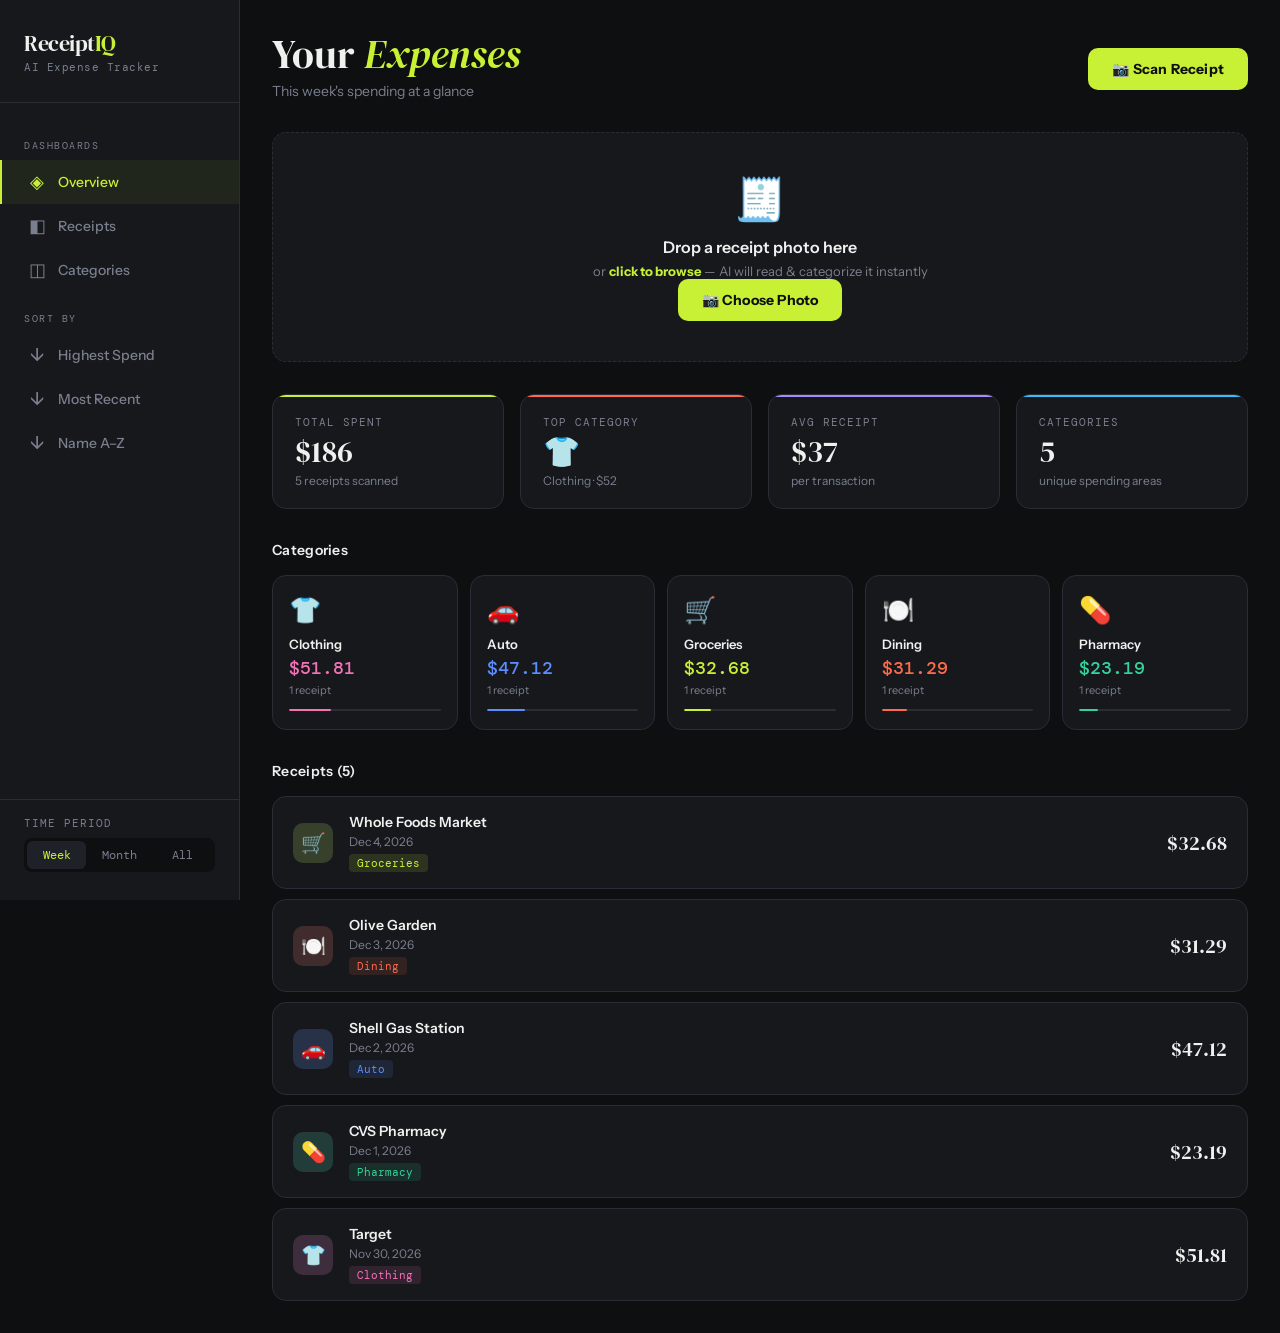
<file: receipt_tracker_app.html>
<!DOCTYPE html>
<html lang="en">
<head>
<meta charset="UTF-8" />
<meta name="viewport" content="width=device-width, initial-scale=1.0" />
<title>ReceiptIQ</title>
<link href="https://fonts.googleapis.com/css2?family=DM+Serif+Display:ital@0;1&family=DM+Mono:wght@400;500&family=Instrument+Sans:wght@400;500;600;700&display=swap" rel="stylesheet" />
<style>
  *, *::before, *::after { box-sizing: border-box; margin: 0; padding: 0; }

  :root {
    --bg: #0e0f11;
    --surface: #16181c;
    --surface2: #1e2128;
    --border: #2a2d35;
    --accent: #c8f135;
    --accent2: #ff6b4a;
    --accent3: #5b8dff;
    --text: #f0f0ee;
    --muted: #7a7f8e;
    --radius: 14px;
    --font-display: 'DM Serif Display', serif;
    --font-body: 'Instrument Sans', sans-serif;
    --font-mono: 'DM Mono', monospace;
  }

  body {
    background: var(--bg);
    color: var(--text);
    font-family: var(--font-body);
    min-height: 100vh;
    overflow-x: hidden;
  }

  /* ── LAYOUT ── */
  .app { display: flex; min-height: 100vh; }

  .sidebar {
    width: 240px;
    flex-shrink: 0;
    background: var(--surface);
    border-right: 1px solid var(--border);
    display: flex;
    flex-direction: column;
    padding: 28px 0;
    position: fixed;
    height: 100vh;
    overflow-y: auto;
    z-index: 50;
    transition: transform .3s ease;
  }

  .main { margin-left: 240px; flex: 1; padding: 32px; max-width: 1200px; }

  /* ── SIDEBAR ── */
  .logo { padding: 0 24px 28px; border-bottom: 1px solid var(--border); margin-bottom: 16px; }
  .logo-mark { font-family: var(--font-display); font-size: 22px; letter-spacing: -.5px; }
  .logo-mark span { color: var(--accent); }
  .logo-sub { font-size: 11px; color: var(--muted); font-family: var(--font-mono); margin-top: 2px; letter-spacing: .5px; }

  .nav-item {
    display: flex; align-items: center; gap: 10px;
    padding: 11px 24px; cursor: pointer; font-size: 14px; font-weight: 500;
    color: var(--muted); transition: all .2s; border-left: 2px solid transparent;
  }
  .nav-item:hover { color: var(--text); background: var(--surface2); }
  .nav-item.active { color: var(--accent); border-left-color: var(--accent); background: rgba(200,241,53,.06); }
  .nav-icon { font-size: 18px; width: 22px; text-align: center; }

  .nav-section { padding: 20px 24px 8px; font-size: 10px; font-family: var(--font-mono); color: var(--muted); letter-spacing: 1.5px; text-transform: uppercase; }

  .sidebar-footer { margin-top: auto; padding: 16px 24px 0; border-top: 1px solid var(--border); }
  .period-toggle { display: flex; gap: 4px; background: var(--bg); border-radius: 8px; padding: 3px; }
  .period-btn { flex: 1; padding: 6px; text-align: center; font-size: 12px; font-family: var(--font-mono); cursor: pointer; border-radius: 6px; transition: all .2s; color: var(--muted); }
  .period-btn.active { background: var(--surface2); color: var(--accent); }

  /* ── HEADER ── */
  .page-header { display: flex; justify-content: space-between; align-items: flex-start; margin-bottom: 32px; gap: 16px; flex-wrap: wrap; }
  .page-title { font-family: var(--font-display); font-size: clamp(28px, 4vw, 40px); line-height: 1.1; }
  .page-title em { font-style: italic; color: var(--accent); }
  .page-sub { color: var(--muted); font-size: 14px; margin-top: 6px; }

  /* ── UPLOAD AREA ── */
  .upload-card {
    border: 1.5px dashed var(--border); border-radius: var(--radius);
    background: var(--surface); padding: 40px 24px; text-align: center;
    cursor: pointer; transition: all .3s; position: relative; overflow: hidden;
    margin-bottom: 32px;
  }
  .upload-card::before {
    content: ''; position: absolute; inset: 0;
    background: radial-gradient(ellipse at 50% 0%, rgba(200,241,53,.06) 0%, transparent 70%);
    opacity: 0; transition: opacity .3s;
  }
  .upload-card:hover { border-color: var(--accent); }
  .upload-card:hover::before { opacity: 1; }
  .upload-card.dragging { border-color: var(--accent); background: rgba(200,241,53,.05); }

  .upload-icon { font-size: 42px; margin-bottom: 12px; }
  .upload-title { font-size: 16px; font-weight: 600; margin-bottom: 6px; }
  .upload-sub { font-size: 13px; color: var(--muted); }
  .upload-sub strong { color: var(--accent); }

  .upload-input { display: none; }

  .scan-btn {
    display: inline-flex; align-items: center; gap: 8px;
    background: var(--accent); color: #0e0f11; border: none; border-radius: 10px;
    padding: 12px 24px; font-size: 14px; font-weight: 700; cursor: pointer;
    font-family: var(--font-body); margin-top: 16px; transition: all .2s;
    letter-spacing: .2px;
  }
  .scan-btn:hover { transform: translateY(-1px); box-shadow: 0 8px 24px rgba(200,241,53,.25); }
  .scan-btn:disabled { opacity: .4; cursor: not-allowed; transform: none; box-shadow: none; }

  /* ── STATS ROW ── */
  .stats-grid { display: grid; grid-template-columns: repeat(auto-fit, minmax(180px, 1fr)); gap: 16px; margin-bottom: 32px; }

  .stat-card { background: var(--surface); border: 1px solid var(--border); border-radius: var(--radius); padding: 20px 22px; position: relative; overflow: hidden; }
  .stat-card::after { content: ''; position: absolute; top: 0; left: 0; right: 0; height: 2px; background: var(--accent-bar, var(--accent)); border-radius: 2px 2px 0 0; }
  .stat-label { font-size: 11px; font-family: var(--font-mono); color: var(--muted); letter-spacing: 1px; text-transform: uppercase; margin-bottom: 8px; }
  .stat-value { font-family: var(--font-display); font-size: 30px; line-height: 1; }
  .stat-sub { font-size: 12px; color: var(--muted); margin-top: 6px; }

  /* ── SECTION ── */
  .section-header { display: flex; justify-content: space-between; align-items: center; margin-bottom: 16px; }
  .section-title { font-size: 14px; font-weight: 600; letter-spacing: .3px; }
  .section-actions { display: flex; gap: 8px; }

  .chip {
    padding: 5px 12px; border-radius: 20px; font-size: 12px; font-family: var(--font-mono);
    cursor: pointer; border: 1px solid var(--border); color: var(--muted); background: var(--surface);
    transition: all .2s;
  }
  .chip:hover, .chip.active { border-color: var(--accent); color: var(--accent); background: rgba(200,241,53,.08); }

  /* ── CATEGORIES GRID ── */
  .categories-grid { display: grid; grid-template-columns: repeat(auto-fill, minmax(160px, 1fr)); gap: 12px; margin-bottom: 32px; }

  .cat-card {
    background: var(--surface); border: 1px solid var(--border); border-radius: var(--radius);
    padding: 18px 16px; cursor: pointer; transition: all .2s; position: relative;
  }
  .cat-card:hover { border-color: var(--border2, #3a3d45); transform: translateY(-2px); }
  .cat-card.selected { border-color: var(--cat-color); background: color-mix(in srgb, var(--cat-color) 8%, var(--surface)); }
  .cat-emoji { font-size: 26px; margin-bottom: 10px; }
  .cat-name { font-size: 13px; font-weight: 600; margin-bottom: 4px; }
  .cat-amount { font-family: var(--font-mono); font-size: 18px; font-weight: 500; }
  .cat-count { font-size: 11px; color: var(--muted); margin-top: 3px; }
  .cat-bar { height: 2px; border-radius: 2px; margin-top: 12px; background: var(--border); overflow: hidden; }
  .cat-bar-fill { height: 100%; border-radius: 2px; transition: width .6s ease; }

  /* ── RECEIPTS LIST ── */
  .receipts-list { display: flex; flex-direction: column; gap: 10px; }

  .receipt-card {
    background: var(--surface); border: 1px solid var(--border); border-radius: var(--radius);
    padding: 16px 20px; display: flex; align-items: center; gap: 16px;
    cursor: pointer; transition: all .2s;
  }
  .receipt-card:hover { border-color: #3a3d45; background: var(--surface2); }
  .receipt-icon { width: 40px; height: 40px; border-radius: 10px; display: flex; align-items: center; justify-content: center; font-size: 20px; flex-shrink: 0; }
  .receipt-info { flex: 1; min-width: 0; }
  .receipt-name { font-size: 14px; font-weight: 600; white-space: nowrap; overflow: hidden; text-overflow: ellipsis; }
  .receipt-meta { font-size: 12px; color: var(--muted); margin-top: 3px; }
  .receipt-cat { display: inline-block; padding: 2px 8px; border-radius: 4px; font-size: 11px; font-family: var(--font-mono); margin-top: 5px; }
  .receipt-amount { font-family: var(--font-display); font-size: 20px; text-align: right; }
  .receipt-date { font-size: 11px; color: var(--muted); font-family: var(--font-mono); }

  /* ── MODAL ── */
  .modal-overlay {
    position: fixed; inset: 0; background: rgba(0,0,0,.7); backdrop-filter: blur(8px);
    display: flex; align-items: center; justify-content: center; z-index: 100; padding: 20px;
    opacity: 0; pointer-events: none; transition: opacity .3s;
  }
  .modal-overlay.open { opacity: 1; pointer-events: all; }
  .modal {
    background: var(--surface); border: 1px solid var(--border); border-radius: 20px;
    width: 100%; max-width: 520px; max-height: 85vh; overflow-y: auto;
    transform: translateY(20px); transition: transform .3s;
  }
  .modal-overlay.open .modal { transform: translateY(0); }
  .modal-header { padding: 24px 28px 0; display: flex; justify-content: space-between; align-items: center; }
  .modal-title { font-family: var(--font-display); font-size: 22px; }
  .modal-close { width: 32px; height: 32px; border-radius: 8px; border: 1px solid var(--border); background: none; color: var(--muted); cursor: pointer; font-size: 18px; display: flex; align-items: center; justify-content: center; transition: all .2s; }
  .modal-close:hover { color: var(--text); border-color: #3a3d45; }
  .modal-body { padding: 20px 28px 28px; }

  .item-row { display: flex; justify-content: space-between; align-items: center; padding: 10px 0; border-bottom: 1px solid var(--border); font-size: 14px; }
  .item-row:last-child { border-bottom: none; }
  .item-name { color: var(--text); }
  .item-price { font-family: var(--font-mono); color: var(--accent); }

  .modal-total { display: flex; justify-content: space-between; align-items: center; padding: 16px 0 0; margin-top: 8px; border-top: 2px solid var(--accent); }
  .modal-total-label { font-weight: 700; font-size: 15px; }
  .modal-total-val { font-family: var(--font-display); font-size: 28px; color: var(--accent); }

  /* ── LOADING ── */
  .loading-state { text-align: center; padding: 40px 20px; }
  .spinner { width: 40px; height: 40px; border: 2px solid var(--border); border-top-color: var(--accent); border-radius: 50%; animation: spin .8s linear infinite; margin: 0 auto 16px; }
  @keyframes spin { to { transform: rotate(360deg); } }
  .loading-text { color: var(--muted); font-size: 14px; }
  .loading-text strong { color: var(--accent); display: block; font-size: 16px; margin-bottom: 6px; }

  /* ── EMPTY ── */
  .empty-state { text-align: center; padding: 60px 20px; color: var(--muted); }
  .empty-icon { font-size: 48px; margin-bottom: 16px; opacity: .5; }
  .empty-text { font-size: 15px; }

  /* ── HAMBURGER ── */
  .hamburger { display: none; position: fixed; top: 16px; left: 16px; z-index: 200; background: var(--surface); border: 1px solid var(--border); border-radius: 10px; width: 40px; height: 40px; align-items: center; justify-content: center; cursor: pointer; flex-direction: column; gap: 5px; padding: 0; }
  .hamburger span { display: block; width: 18px; height: 2px; background: var(--text); border-radius: 2px; transition: all .3s; }

  .sidebar-backdrop { display: none; position: fixed; inset: 0; background: rgba(0,0,0,.5); z-index: 40; }

  /* ── PREVIEW IMAGE ── */
  .preview-img { width: 100%; border-radius: 10px; margin-bottom: 16px; max-height: 280px; object-fit: cover; }

  /* ── TOAST ── */
  .toast { position: fixed; bottom: 24px; right: 24px; background: var(--surface2); border: 1px solid var(--accent); border-radius: 12px; padding: 14px 20px; font-size: 14px; z-index: 300; transform: translateY(80px); opacity: 0; transition: all .3s; max-width: 320px; }
  .toast.show { transform: translateY(0); opacity: 1; }
  .toast-title { font-weight: 600; color: var(--accent); margin-bottom: 3px; }

  /* ── RESPONSIVE ── */
  @media (max-width: 768px) {
    .sidebar { transform: translateX(-100%); }
    .sidebar.open { transform: translateX(0); }
    .sidebar-backdrop { display: block; opacity: 0; pointer-events: none; transition: opacity .3s; }
    .sidebar-backdrop.open { opacity: 1; pointer-events: all; }
    .hamburger { display: flex; }
    .main { margin-left: 0; padding: 72px 16px 24px; }
    .categories-grid { grid-template-columns: repeat(2, 1fr); }
    .stats-grid { grid-template-columns: repeat(2, 1fr); }
    .receipt-card { flex-wrap: wrap; }
    .receipt-amount { width: 100%; text-align: left; }
    .modal { max-width: 100%; border-radius: 16px; }
  }

  @media (max-width: 400px) {
    .stats-grid { grid-template-columns: 1fr; }
    .categories-grid { grid-template-columns: 1fr; }
  }
</style>
</head>
<body>
<div class="app">
  <!-- Sidebar -->
  <button class="hamburger" id="hamburger" onclick="toggleSidebar()">
    <span></span><span></span><span></span>
  </button>
  <div class="sidebar-backdrop" id="backdrop" onclick="toggleSidebar()"></div>

  <aside class="sidebar" id="sidebar">
    <div class="logo">
      <div class="logo-mark">Receipt<span>IQ</span></div>
      <div class="logo-sub">AI Expense Tracker</div>
    </div>

    <div class="nav-section">Dashboards</div>
    <div class="nav-item active" onclick="setView('dashboard')"><span class="nav-icon">◈</span> Overview</div>
    <div class="nav-item" onclick="setView('receipts')"><span class="nav-icon">◧</span> Receipts</div>
    <div class="nav-item" onclick="setView('categories')"><span class="nav-icon">◫</span> Categories</div>

    <div class="nav-section">Sort By</div>
    <div class="nav-item" id="sort-amount" onclick="setSortBy('amount')"><span class="nav-icon">↓</span> Highest Spend</div>
    <div class="nav-item" id="sort-date" onclick="setSortBy('date')"><span class="nav-icon">↓</span> Most Recent</div>
    <div class="nav-item" id="sort-name" onclick="setSortBy('name')"><span class="nav-icon">↓</span> Name A–Z</div>

    <div class="sidebar-footer">
      <div style="font-size:11px;color:var(--muted);font-family:var(--font-mono);margin-bottom:8px;letter-spacing:1px;">TIME PERIOD</div>
      <div class="period-toggle">
        <div class="period-btn active" onclick="setPeriod('week', this)">Week</div>
        <div class="period-btn" onclick="setPeriod('month', this)">Month</div>
        <div class="period-btn" onclick="setPeriod('all', this)">All</div>
      </div>
    </div>
  </aside>

  <!-- Main -->
  <main class="main" id="main-content">
    <div class="page-header">
      <div>
        <div class="page-title">Your <em>Expenses</em></div>
        <div class="page-sub" id="period-label">This week's spending at a glance</div>
      </div>
      <label for="file-input" style="cursor:pointer;">
        <div class="scan-btn">📷 Scan Receipt</div>
      </label>
    </div>

    <!-- Upload area -->
    <div class="upload-card" id="drop-zone">
      <input type="file" id="file-input" class="upload-input" accept="image/*" onchange="handleFile(event)" />
      <div class="upload-icon">🧾</div>
      <div class="upload-title">Drop a receipt photo here</div>
      <div class="upload-sub">or <strong>click to browse</strong> — AI will read & categorize it instantly</div>
      <label for="file-input"><div class="scan-btn" style="margin:0 auto;">📷 Choose Photo</div></label>
    </div>

    <!-- Stats -->
    <div class="stats-grid" id="stats-grid"></div>

    <!-- Category + receipts section (toggled by view) -->
    <div id="content-area"></div>
  </main>
</div>

<!-- Receipt detail modal -->
<div class="modal-overlay" id="modal" onclick="closeModal(event)">
  <div class="modal">
    <div class="modal-header">
      <div class="modal-title" id="modal-title">Receipt Detail</div>
      <button class="modal-close" onclick="closeModal()">✕</button>
    </div>
    <div class="modal-body" id="modal-body"></div>
  </div>
</div>

<!-- Toast -->
<div class="toast" id="toast">
  <div class="toast-title" id="toast-title"></div>
  <div id="toast-body"></div>
</div>

<script>
// ── STATE ──
const CATS = {
  Groceries:   { emoji: '🛒', color: '#c8f135' },
  Dining:      { emoji: '🍽️', color: '#ff6b4a' },
  Auto:        { emoji: '🚗', color: '#5b8dff' },
  Furniture:   { emoji: '🛋️', color: '#f5a623' },
  Electronics: { emoji: '💻', color: '#a78bfa' },
  Pharmacy:    { emoji: '💊', color: '#34d399' },
  Clothing:    { emoji: '👕', color: '#f472b6' },
  Entertainment:{ emoji: '🎬', color: '#fb7185' },
  Travel:      { emoji: '✈️', color: '#38bdf8' },
  Utilities:   { emoji: '⚡', color: '#fbbf24' },
  Other:       { emoji: '📦', color: '#94a3b8' },
};

let receipts = JSON.parse(localStorage.getItem('receipts_iq') || '[]');
let currentView = 'dashboard';
let sortBy = 'date';
let period = 'week';
let selectedCats = [];

function save() { localStorage.setItem('receipts_iq', JSON.stringify(receipts)); }

function toggleSidebar() {
  document.getElementById('sidebar').classList.toggle('open');
  document.getElementById('backdrop').classList.toggle('open');
}

function setView(v) {
  currentView = v;
  document.querySelectorAll('.nav-item').forEach(el => el.classList.remove('active'));
  event?.target?.closest('.nav-item')?.classList.add('active');
  render();
}

function setSortBy(s) {
  sortBy = s;
  document.querySelectorAll('[id^="sort-"]').forEach(el => el.classList.remove('active'));
  document.getElementById('sort-' + s)?.classList.add('active');
  render();
}

function setPeriod(p, el) {
  period = p;
  document.querySelectorAll('.period-btn').forEach(b => b.classList.remove('active'));
  el.classList.add('active');
  const labels = { week: "This week's spending", month: "This month's spending", all: "All-time spending" };
  document.getElementById('period-label').textContent = labels[p] + ' at a glance';
  render();
}

// ── FILTER BY PERIOD ──
function filteredReceipts() {
  const now = new Date();
  return receipts.filter(r => {
    if (period === 'all') return true;
    const d = new Date(r.date);
    if (period === 'week') {
      const start = new Date(now); start.setDate(now.getDate() - 7);
      return d >= start;
    }
    if (period === 'month') {
      return d.getMonth() === now.getMonth() && d.getFullYear() === now.getFullYear();
    }
    return true;
  });
}

// ── HANDLE FILE ──
async function handleFile(e) {
  const file = e.target.files[0];
  if (!file) return;
  e.target.value = '';

  const reader = new FileReader();
  reader.onload = async (ev) => {
    const base64 = ev.target.result.split(',')[1];
    const previewUrl = ev.target.result;
    await scanReceipt(base64, previewUrl, file.name);
  };
  reader.readAsDataURL(file);
}

// ── DROP ZONE ──
const dz = document.getElementById('drop-zone');
dz.addEventListener('dragover', e => { e.preventDefault(); dz.classList.add('dragging'); });
dz.addEventListener('dragleave', () => dz.classList.remove('dragging'));
dz.addEventListener('drop', e => {
  e.preventDefault(); dz.classList.remove('dragging');
  const file = e.dataTransfer.files[0];
  if (file && file.type.startsWith('image/')) {
    const reader = new FileReader();
    reader.onload = async (ev) => {
      await scanReceipt(ev.target.result.split(',')[1], ev.target.result, file.name);
    };
    reader.readAsDataURL(file);
  }
});

// ── AI SCAN ──
async function scanReceipt(base64, previewUrl, filename) {
  showLoading(true);

  try {
    const prompt = `You are a receipt parser. Analyze this receipt image carefully.

Return ONLY valid JSON in this exact format, no other text:
{
  "store": "Store or restaurant name",
  "category": "One of: Groceries, Dining, Auto, Furniture, Electronics, Pharmacy, Clothing, Entertainment, Travel, Utilities, Other",
  "date": "YYYY-MM-DD (use today if not visible: ${new Date().toISOString().split('T')[0]})",
  "items": [
    {"name": "Item name", "price": 0.00}
  ],
  "subtotal": 0.00,
  "tax": 0.00,
  "total": 0.00
}

Rules:
- category must exactly match one of the listed options
- All prices as numbers (no $ signs)
- If total is not clear, sum the items
- Include all line items you can read`;

    const response = await fetch('https://api.anthropic.com/v1/messages', {
      method: 'POST',
      headers: { 'Content-Type': 'application/json' },
      body: JSON.stringify({
        model: 'claude-sonnet-4-20250514',
        max_tokens: 1000,
        messages: [{
          role: 'user',
          content: [
            { type: 'image', source: { type: 'base64', media_type: 'image/jpeg', data: base64 } },
            { type: 'text', text: prompt }
          ]
        }]
      })
    });

    const data = await response.json();
    const raw = data.content?.find(c => c.type === 'text')?.text || '';
    const clean = raw.replace(/```json|```/g, '').trim();
    const parsed = JSON.parse(clean);

    const receipt = {
      id: Date.now(),
      store: parsed.store || 'Unknown Store',
      category: CATS[parsed.category] ? parsed.category : 'Other',
      date: parsed.date || new Date().toISOString().split('T')[0],
      items: parsed.items || [],
      subtotal: parsed.subtotal || 0,
      tax: parsed.tax || 0,
      total: parsed.total || 0,
      previewUrl,
    };

    receipts.unshift(receipt);
    save();
    showLoading(false);
    render();
    showToast('Receipt scanned!', `${receipt.store} · $${receipt.total.toFixed(2)} · ${receipt.category}`);

  } catch (err) {
    showLoading(false);
    showToast('Scan failed', 'Could not read receipt. Try a clearer photo.');
    console.error(err);
  }
}

function showLoading(on) {
  const area = document.getElementById('content-area');
  if (on) {
    area.innerHTML = `
      <div class="loading-state">
        <div class="spinner"></div>
        <div class="loading-text">
          <strong>AI is reading your receipt…</strong>
          Identifying items & categorizing spend
        </div>
      </div>`;
  }
}

// ── RENDER ──
function render() {
  renderStats();
  renderContent();
}

function renderStats() {
  const rs = filteredReceipts();
  const total = rs.reduce((s, r) => s + r.total, 0);
  const bycat = {};
  rs.forEach(r => { bycat[r.category] = (bycat[r.category] || 0) + r.total; });
  const topCat = Object.entries(bycat).sort((a, b) => b[1] - a[1])[0];
  const avg = rs.length ? total / rs.length : 0;

  document.getElementById('stats-grid').innerHTML = `
    <div class="stat-card" style="--accent-bar:${CATS['Groceries'].color}">
      <div class="stat-label">Total Spent</div>
      <div class="stat-value">$${total.toFixed(0)}</div>
      <div class="stat-sub">${rs.length} receipt${rs.length !== 1 ? 's' : ''} scanned</div>
    </div>
    <div class="stat-card" style="--accent-bar:${CATS['Dining'].color}">
      <div class="stat-label">Top Category</div>
      <div class="stat-value">${topCat ? CATS[topCat[0]].emoji : '—'}</div>
      <div class="stat-sub">${topCat ? topCat[0] + ' · $' + topCat[1].toFixed(0) : 'No data yet'}</div>
    </div>
    <div class="stat-card" style="--accent-bar:${CATS['Electronics'].color}">
      <div class="stat-label">Avg Receipt</div>
      <div class="stat-value">$${avg.toFixed(0)}</div>
      <div class="stat-sub">per transaction</div>
    </div>
    <div class="stat-card" style="--accent-bar:${CATS['Travel'].color}">
      <div class="stat-label">Categories</div>
      <div class="stat-value">${Object.keys(bycat).length}</div>
      <div class="stat-sub">unique spending areas</div>
    </div>
  `;
}

function renderContent() {
  const rs = filteredReceipts();
  const area = document.getElementById('content-area');

  if (currentView === 'categories') {
    area.innerHTML = renderCategoriesHTML(rs);
    return;
  }
  if (currentView === 'receipts') {
    area.innerHTML = renderReceiptsHTML(rs);
    return;
  }

  // Dashboard: categories + receipts
  area.innerHTML = renderCategoriesHTML(rs) + renderReceiptsHTML(rs);
}

function catTotals(rs) {
  const bycat = {};
  rs.forEach(r => {
    if (!bycat[r.category]) bycat[r.category] = { total: 0, count: 0 };
    bycat[r.category].total += r.total;
    bycat[r.category].count++;
  });
  return bycat;
}

function renderCategoriesHTML(rs) {
  const bycat = catTotals(rs);
  const grandTotal = rs.reduce((s, r) => s + r.total, 0);
  const sorted = Object.entries(bycat).sort((a, b) => b[1].total - a[1].total);

  if (!sorted.length) return `<div class="empty-state"><div class="empty-icon">📂</div><div class="empty-text">No categories yet.<br>Scan your first receipt!</div></div>`;

  const cards = sorted.map(([cat, data]) => {
    const pct = grandTotal ? (data.total / grandTotal * 100) : 0;
    const info = CATS[cat] || CATS.Other;
    const sel = selectedCats.includes(cat) ? 'selected' : '';
    return `
    <div class="cat-card ${sel}" style="--cat-color:${info.color}" onclick="toggleCat('${cat}')">
      <div class="cat-emoji">${info.emoji}</div>
      <div class="cat-name">${cat}</div>
      <div class="cat-amount" style="color:${info.color}">$${data.total.toFixed(2)}</div>
      <div class="cat-count">${data.count} receipt${data.count !== 1 ? 's' : ''}</div>
      <div class="cat-bar"><div class="cat-bar-fill" style="width:${pct}%;background:${info.color}"></div></div>
    </div>`;
  }).join('');

  const selTotal = selectedCats.length
    ? selectedCats.reduce((s, c) => s + (bycat[c]?.total || 0), 0)
    : null;

  const selBanner = selTotal !== null ? `
    <div style="background:rgba(200,241,53,.08);border:1px solid var(--accent);border-radius:10px;padding:12px 16px;margin-bottom:16px;display:flex;justify-content:space-between;align-items:center;font-size:14px;">
      <span style="color:var(--muted)">Selected total (${selectedCats.join(', ')})</span>
      <span style="font-family:var(--font-display);font-size:22px;color:var(--accent)">$${selTotal.toFixed(2)}</span>
    </div>` : '';

  return `
    <div class="section-header">
      <div class="section-title">Categories ${selectedCats.length ? '· '+selectedCats.length+' selected' : ''}</div>
      ${selectedCats.length ? `<div class="chip active" onclick="clearCats()">✕ Clear</div>` : ''}
    </div>
    ${selBanner}
    <div class="categories-grid">${cards}</div>
  `;
}

function renderReceiptsHTML(rs) {
  let data = [...rs];
  if (selectedCats.length) data = data.filter(r => selectedCats.includes(r.category));

  if (sortBy === 'amount') data.sort((a, b) => b.total - a.total);
  else if (sortBy === 'date') data.sort((a, b) => new Date(b.date) - new Date(a.date));
  else if (sortBy === 'name') data.sort((a, b) => a.store.localeCompare(b.store));

  if (!data.length) return `<div class="empty-state"><div class="empty-icon">🧾</div><div class="empty-text">No receipts${selectedCats.length ? ' for selected categories' : ''}.<br>Scan one to get started!</div></div>`;

  const items = data.map(r => {
    const info = CATS[r.category] || CATS.Other;
    const d = new Date(r.date).toLocaleDateString('en-US', { month: 'short', day: 'numeric', year: 'numeric' });
    return `
    <div class="receipt-card" onclick="openReceipt(${r.id})">
      <div class="receipt-icon" style="background:color-mix(in srgb,${info.color} 15%,var(--surface2))">${info.emoji}</div>
      <div class="receipt-info">
        <div class="receipt-name">${r.store}</div>
        <div class="receipt-meta">${d}</div>
        <span class="receipt-cat" style="background:color-mix(in srgb,${info.color} 12%,transparent);color:${info.color}">${r.category}</span>
      </div>
      <div>
        <div class="receipt-amount">$${r.total.toFixed(2)}</div>
      </div>
    </div>`;
  }).join('');

  return `
    <div class="section-header" style="margin-top:8px">
      <div class="section-title">Receipts (${data.length})</div>
    </div>
    <div class="receipts-list">${items}</div>
  `;
}

function toggleCat(cat) {
  if (selectedCats.includes(cat)) selectedCats = selectedCats.filter(c => c !== cat);
  else selectedCats.push(cat);
  render();
}

function clearCats() { selectedCats = []; render(); }

function openReceipt(id) {
  const r = receipts.find(x => x.id === id);
  if (!r) return;
  const info = CATS[r.category] || CATS.Other;
  const d = new Date(r.date).toLocaleDateString('en-US', { weekday: 'long', month: 'long', day: 'numeric', year: 'numeric' });

  document.getElementById('modal-title').textContent = r.store;
  document.getElementById('modal-body').innerHTML = `
    ${r.previewUrl ? `<img src="${r.previewUrl}" class="preview-img" />` : ''}
    <div style="display:flex;gap:8px;align-items:center;margin-bottom:16px;flex-wrap:wrap;">
      <span class="receipt-cat" style="background:color-mix(in srgb,${info.color} 12%,transparent);color:${info.color};padding:4px 12px;border-radius:6px;font-size:13px;">${info.emoji} ${r.category}</span>
      <span style="font-size:13px;color:var(--muted);font-family:var(--font-mono)">${d}</span>
    </div>
    <div>
      ${r.items.map(it => `
        <div class="item-row">
          <span class="item-name">${it.name}</span>
          <span class="item-price">$${Number(it.price).toFixed(2)}</span>
        </div>`).join('')}
    </div>
    ${r.tax ? `<div style="display:flex;justify-content:space-between;padding:10px 0;color:var(--muted);font-size:13px;border-top:1px solid var(--border);margin-top:4px;"><span>Tax</span><span style="font-family:var(--font-mono)">$${r.tax.toFixed(2)}</span></div>` : ''}
    <div class="modal-total">
      <span class="modal-total-label">Total</span>
      <span class="modal-total-val">$${r.total.toFixed(2)}</span>
    </div>
    <button onclick="deleteReceipt(${r.id})" style="margin-top:20px;width:100%;background:none;border:1px solid #3a2020;color:#ff6b6b;border-radius:8px;padding:10px;font-size:13px;cursor:pointer;font-family:var(--font-body);transition:all .2s;" onmouseover="this.style.background='rgba(255,107,107,.1)'" onmouseout="this.style.background='none'">🗑 Delete Receipt</button>
  `;
  document.getElementById('modal').classList.add('open');
}

function deleteReceipt(id) {
  receipts = receipts.filter(r => r.id !== id);
  save(); closeModal(); render();
  showToast('Receipt deleted', '');
}

function closeModal(e) {
  if (!e || e.target === e.currentTarget) document.getElementById('modal').classList.remove('open');
}

function showToast(title, body) {
  const t = document.getElementById('toast');
  document.getElementById('toast-title').textContent = title;
  document.getElementById('toast-body').textContent = body;
  t.classList.add('show');
  setTimeout(() => t.classList.remove('show'), 3500);
}

// ── SEED DATA (demo) ──
function seedDemo() {
  if (receipts.length) return;
  const today = new Date();
  const d = (offset) => { const x = new Date(today); x.setDate(x.getDate() - offset); return x.toISOString().split('T')[0]; };
  receipts = [
    { id: 1, store: "Whole Foods Market", category: "Groceries", date: d(1), items: [{name:"Organic Salad",price:6.99},{name:"Almond Milk",price:4.49},{name:"Salmon Fillet",price:14.99},{name:"Greek Yogurt",price:3.79}], subtotal: 30.26, tax: 2.42, total: 32.68, previewUrl: null },
    { id: 2, store: "Olive Garden", category: "Dining", date: d(2), items: [{name:"Fettuccine Alfredo",price:17.99},{name:"Breadsticks",price:0},{name:"Tiramisu",price:7.49},{name:"Soft Drink",price:3.49}], subtotal: 28.97, tax: 2.32, total: 31.29, previewUrl: null },
    { id: 3, store: "Shell Gas Station", category: "Auto", date: d(3), items: [{name:"Regular Unleaded 12.4 gal",price:47.12}], subtotal: 47.12, tax: 0, total: 47.12, previewUrl: null },
    { id: 4, store: "CVS Pharmacy", category: "Pharmacy", date: d(4), items: [{name:"Vitamin C 500mg",price:9.99},{name:"Ibuprofen 200mg",price:7.49},{name:"Hand Sanitizer",price:3.99}], subtotal: 21.47, tax: 1.72, total: 23.19, previewUrl: null },
    { id: 5, store: "Target", category: "Clothing", date: d(5), items: [{name:"Graphic Tee",price:14.99},{name:"Shorts",price:22.99},{name:"Socks 6-Pack",price:9.99}], subtotal: 47.97, tax: 3.84, total: 51.81, previewUrl: null },
  ];
  save();
}

seedDemo();
render();
</script>
</body>
</html>
</file>
